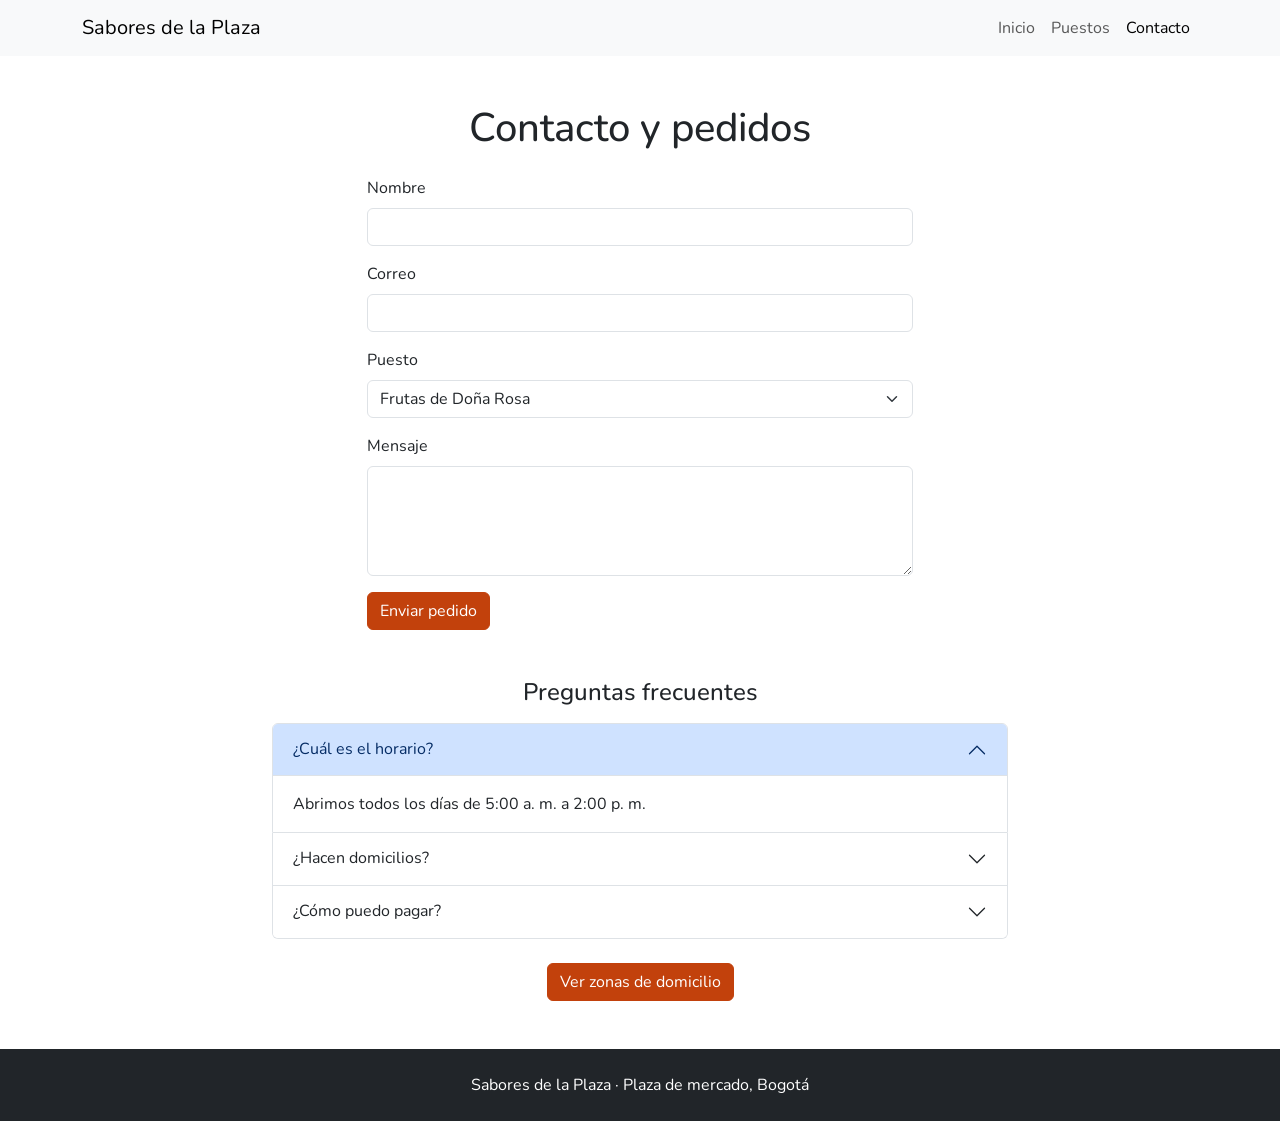
<file: plaza/contacto.html>
<!--
============================================================
Página CONTACTO Y PEDIDOS · Sabores de la Plaza
Ejercicios 01, 02, 06, 07 y 08
============================================================
Escribe tu HTML DEBAJO de este comentario.

Ejercicios 01 y 02 · Igual que en index.html
  - Bootstrap instalado y la MISMA barra de navegación.

Ejercicio 06 · El formulario
  - Campos: nombre (type="text"), teléfono o correo (type="tel" o
    type="email"), un <select> con al menos 3 puestos y un
    <textarea> para el mensaje.
  - Cada campo con su <label for="..."> igual a su id.
  - Clases de Bootstrap: form-control (form-select en el select).
  - Un <button type="submit"> con btn y un color (btn-primary…).
  - Centrado y sin ocupar todo el ancho en pantalla grande:
    la fila con justify-content-center y la columna menor a 12.

Ejercicio 07 · Más componentes de la documentación
  - Preguntas frecuentes (Components → Accordion), al menos 3.
  - Y uno de estos dos: un modal (Components → Modal) o unas
    pestañas (Components → Navs and tabs). Aquí o en otra página.

Ejercicio 08 · La letra
  - El mismo <link> de Google Fonts que en index.html.
============================================================
-->
<!DOCTYPE html>
<html lang="es">
<head>
  <meta charset="UTF-8">
  <meta name="viewport" content="width=device-width, initial-scale=1">
  <title>Contacto y pedidos · Sabores de la Plaza</title>

  <link rel="preconnect" href="https://fonts.googleapis.com">
  <link rel="preconnect" href="https://fonts.gstatic.com" crossorigin>
  <link href="https://fonts.googleapis.com/css2?family=Nunito:wght@400;700&display=swap" rel="stylesheet">

  <link href="https://cdn.jsdelivr.net/npm/bootstrap@5.3.3/dist/css/bootstrap.min.css" rel="stylesheet">
  <link href="styles.css" rel="stylesheet">
</head>
<body>

  <nav class="navbar navbar-expand-lg bg-body-tertiary">
    <div class="container">
      <a class="navbar-brand" href="index.html">Sabores de la Plaza</a>
      <button class="navbar-toggler" type="button" data-bs-toggle="collapse"
              data-bs-target="#menuPrincipal" aria-controls="menuPrincipal"
              aria-expanded="false" aria-label="Mostrar menú">
        <span class="navbar-toggler-icon"></span>
      </button>
      <div class="collapse navbar-collapse" id="menuPrincipal">
        <ul class="navbar-nav ms-auto">
          <li class="nav-item"><a class="nav-link" href="index.html">Inicio</a></li>
          <li class="nav-item"><a class="nav-link" href="puestos.html">Puestos</a></li>
          <li class="nav-item"><a class="nav-link active" href="contacto.html">Contacto</a></li>
        </ul>
      </div>
    </div>
  </nav>

  <main class="container my-5">
    <h1 class="text-center mb-4">Contacto y pedidos</h1>

    <!-- Ejercicio 06: formulario centrado (justify-content-center) y  -->
      
    <div class="row justify-content-center">
      <div class="col-12 col-md-8 col-lg-6">
        <form>
         
          <div class="mb-3">
            <label for="nombre" class="form-label">Nombre</label>
            <input type="text" class="form-control" id="nombre">
          </div>

          <div class="mb-3">
            <label for="correo" class="form-label">Correo</label>
            <input type="email" class="form-control" id="correo">
          </div>

          <div class="mb-3">
            <label for="puesto" class="form-label">Puesto</label>
            <select class="form-select" id="puesto">
              <option>Frutas de Doña Rosa</option>
              <option>Panadería El Horno</option>
              <option>Almuerzos Casa Mía</option>
              <option>Jugos y Café</option>
            </select>
          </div>

          <div class="mb-3">
            <label for="mensaje" class="form-label">Mensaje</label>
            <textarea class="form-control" id="mensaje" rows="4"></textarea>
          </div>

          <button type="submit" class="btn btn-primary">Enviar pedido</button>
        </form>
      </div>
    </div>

    <!-- Ejercicio 07: preguntas frecuentes con Accordion  -->
    <h2 class="h4 text-center mt-5 mb-3">Preguntas frecuentes</h2>
    <div class="row justify-content-center">
      <div class="col-12 col-lg-8">
        <div class="accordion" id="preguntas">

          <div class="accordion-item">
            <h3 class="accordion-header">
              <button class="accordion-button" type="button" data-bs-toggle="collapse"
                      data-bs-target="#pregunta1" aria-expanded="true" aria-controls="pregunta1">
                ¿Cuál es el horario?
              </button>
            </h3>
            <div id="pregunta1" class="accordion-collapse collapse show" data-bs-parent="#preguntas">
              <div class="accordion-body">Abrimos todos los días de 5:00 a. m. a 2:00 p. m.</div>
            </div>
          </div>

          <div class="accordion-item">
            <h3 class="accordion-header">
              <button class="accordion-button collapsed" type="button" data-bs-toggle="collapse"
                      data-bs-target="#pregunta2" aria-expanded="false" aria-controls="pregunta2">
                ¿Hacen domicilios?
              </button>
            </h3>
            <div id="pregunta2" class="accordion-collapse collapse" data-bs-parent="#preguntas">
              <div class="accordion-body">Sí, en los barrios cercanos a la plaza.</div>
            </div>
          </div>

          <div class="accordion-item">
            <h3 class="accordion-header">
              <button class="accordion-button collapsed" type="button" data-bs-toggle="collapse"
                      data-bs-target="#pregunta3" aria-expanded="false" aria-controls="pregunta3">
                ¿Cómo puedo pagar?
              </button>
            </h3>
            <div id="pregunta3" class="accordion-collapse collapse" data-bs-parent="#preguntas">
              <div class="accordion-body">Aceptamos efectivo, transferencia y Nequi.</div>
            </div>
          </div>

        </div>

        <!-- Ejercicio 07: el modal. Este botón lo abre apuntando a su id -->
        <div class="text-center mt-4">
          <button type="button" class="btn btn-primary" data-bs-toggle="modal" data-bs-target="#modalDomicilios">
            Ver zonas de domicilio
          </button>
        </div>
      </div>
    </div>
  </main>

  <!-- El modal (ventana emergente) -->
  <div class="modal fade" id="modalDomicilios" tabindex="-1" aria-labelledby="tituloModal" aria-hidden="true">
    <div class="modal-dialog">
      <div class="modal-content">
        <div class="modal-header">
          <h2 class="modal-title h5" id="tituloModal">Zonas de domicilio</h2>
          <button type="button" class="btn-close" data-bs-dismiss="modal" aria-label="Cerrar"></button>
        </div>
        <div class="modal-body">
          Llegamos a los barrios alrededor de la plaza. Escríbenos y te confirmamos si llegamos a tu zona.
        </div>
        <div class="modal-footer">
          <button type="button" class="btn btn-primary" data-bs-dismiss="modal">Entendido</button>
        </div>
      </div>
    </div>
  </div>

  <footer class="bg-dark text-white text-center py-4">
    <p class="mb-0">Sabores de la Plaza · Plaza de mercado, Bogotá</p>
  </footer>

  <script src="https://cdn.jsdelivr.net/npm/bootstrap@5.3.3/dist/js/bootstrap.bundle.min.js"></script>
</body>
</html>
</file>
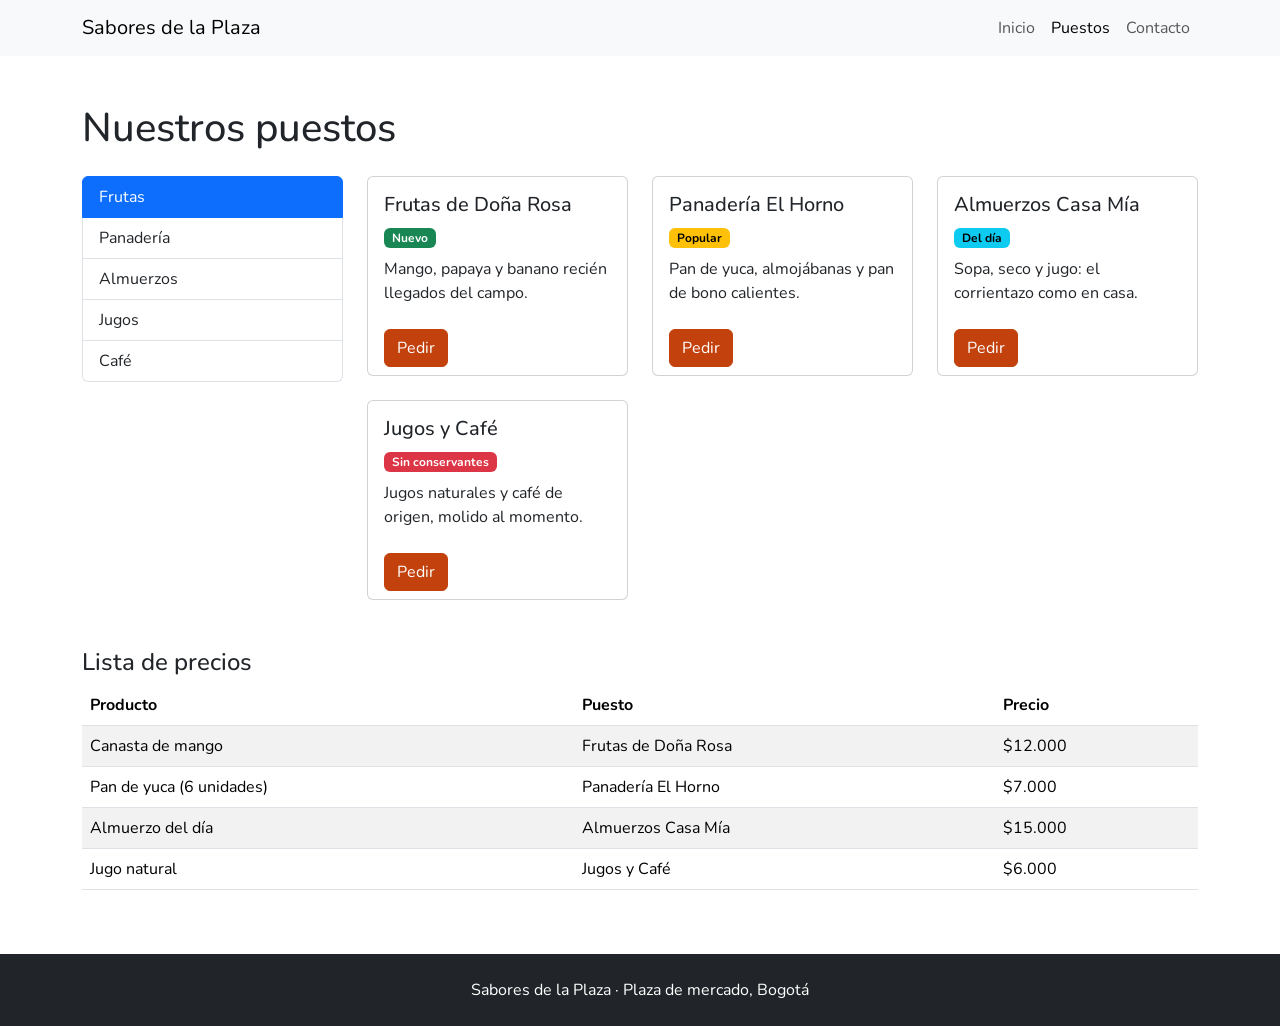
<file: plaza/puestos.html>
<!--
============================================================
Página NUESTROS PUESTOS · Sabores de la Plaza
Ejercicios 01, 02, 04, 05 y 08
============================================================
Escribe tu HTML DEBAJO de este comentario.

Ejercicios 01 y 02 · Igual que en index.html
  - Bootstrap instalado y la MISMA barra de navegación.

Ejercicio 04 · El catálogo
  - Una fila con dos columnas: un lateral angosto y un contenido
    ancho que sumen 12 en pantalla grande.
  - El lateral tiene las 5 categorías: Frutas, Panadería,
    Almuerzos, Jugos y Café (por ejemplo, con un list-group).
  - El contenido tiene al menos 4 tarjetas (card), cada una en su
    propia columna, con card-title, card-text y un botón.
  - Todas las tarjetas de una fila miden lo mismo (h-100).
  - Más tarjetas por fila en el computador; menos en el celular.

Ejercicio 05 · A cazar en la documentación
  - Al menos 3 distintivos de color (Components → Badge) dentro de
    las tarjetas: "Nuevo", "Popular", "Sin conservantes"…
  - Una tabla de precios (Content → Tables) con la clase table,
    un <thead> con al menos 2 columnas y al menos 3 productos.

Ejercicio 08 · La letra
  - El mismo <link> de Google Fonts que en index.html.
============================================================
-->

<!DOCTYPE html>
<html lang="es">
<head>
  <meta charset="UTF-8">
  <meta name="viewport" content="width=device-width, initial-scale=1">
  <title>Nuestros puestos · Sabores de la Plaza</title>

  <link rel="preconnect" href="https://fonts.googleapis.com">
  <link rel="preconnect" href="https://fonts.gstatic.com" crossorigin>
  <link href="https://fonts.googleapis.com/css2?family=Nunito:wght@400;700&display=swap" rel="stylesheet">

  <link href="https://cdn.jsdelivr.net/npm/bootstrap@5.3.3/dist/css/bootstrap.min.css" rel="stylesheet">
  <link href="styles.css" rel="stylesheet">
</head>
<body>

  <!-- La MISMA barra de navegación (solo cambia cuál enlace está "active") -->
  <nav class="navbar navbar-expand-lg bg-body-tertiary">
    <div class="container">
      <a class="navbar-brand" href="index.html">Sabores de la Plaza</a>
      <button class="navbar-toggler" type="button" data-bs-toggle="collapse"
              data-bs-target="#menuPrincipal" aria-controls="menuPrincipal"
              aria-expanded="false" aria-label="Mostrar menú">
        <span class="navbar-toggler-icon"></span>
      </button>
      <div class="collapse navbar-collapse" id="menuPrincipal">
        <ul class="navbar-nav ms-auto">
          <li class="nav-item"><a class="nav-link" href="index.html">Inicio</a></li>
          <li class="nav-item"><a class="nav-link active" href="puestos.html">Puestos</a></li>
          <li class="nav-item"><a class="nav-link" href="contacto.html">Contacto</a></li>
        </ul>
      </div>
    </div>
  </nav>

  <main class="container my-5">
    <h1 class="mb-4">Nuestros puestos</h1>

    <!-- Ejercicio 04: lateral angosto (3) + contenido ancho (9) = 12 en pantalla grande -->
    <div class="row g-4">

      <!-- Lateral con las 5 categorías -->
      <aside class="col-12 col-lg-3">
        <div class="list-group">
          <a href="#" class="list-group-item list-group-item-action active">Frutas</a>
          <a href="#" class="list-group-item list-group-item-action">Panadería</a>
          <a href="#" class="list-group-item list-group-item-action">Almuerzos</a>
          <a href="#" class="list-group-item list-group-item-action">Jugos</a>
          <a href="#" class="list-group-item list-group-item-action">Café</a>
        </div>
      </aside>

      <!-- Contenido: 1 tarjeta por fila en celular, 2 en tablet y 3 en computador -->
      <section class="col-12 col-lg-9">
        <div class="row row-cols-1 row-cols-md-2 row-cols-xl-3 g-4">

          <!-- Cada tarjeta va en su propia columna; h-100 hace que todas midan lo mismo -->
          <div class="col">
            <div class="card h-100">
              <div class="card-body">
                <h2 class="card-title h5">Frutas de Doña Rosa</h2>
                <span class="badge text-bg-success">Nuevo</span>
                <p class="card-text mt-2">Mango, papaya y banano recién llegados del campo.</p>
              </div>
              <div class="card-footer bg-transparent border-0">
                <a href="contacto.html" class="btn btn-primary">Pedir</a>
              </div>
            </div>
          </div>

          <div class="col">
            <div class="card h-100">
              <div class="card-body">
                <h2 class="card-title h5">Panadería El Horno</h2>
                <span class="badge text-bg-warning">Popular</span>
                <p class="card-text mt-2">Pan de yuca, almojábanas y pan de bono calientes.</p>
              </div>
              <div class="card-footer bg-transparent border-0">
                <a href="contacto.html" class="btn btn-primary">Pedir</a>
              </div>
            </div>
          </div>

          <div class="col">
            <div class="card h-100">
              <div class="card-body">
                <h2 class="card-title h5">Almuerzos Casa Mía</h2>
                <span class="badge text-bg-info">Del día</span>
                <p class="card-text mt-2">Sopa, seco y jugo: el corrientazo como en casa.</p>
              </div>
              <div class="card-footer bg-transparent border-0">
                <a href="contacto.html" class="btn btn-primary">Pedir</a>
              </div>
            </div>
          </div>

          <div class="col">
            <div class="card h-100">
              <div class="card-body">
                <h2 class="card-title h5">Jugos y Café</h2>
                <span class="badge text-bg-danger">Sin conservantes</span>
                <p class="card-text mt-2">Jugos naturales y café de origen, molido al momento.</p>
              </div>
              <div class="card-footer bg-transparent border-0">
                <a href="contacto.html" class="btn btn-primary">Pedir</a>
              </div>
            </div>
          </div>

        </div>
      </section>
    </div>

    <!-- Ejercicio 05: tabla de precios (clase table, thead y 3+ productos) -->
    <h2 class="h4 mt-5">Lista de precios</h2>
    <div class="table-responsive">
      <table class="table table-striped">
        <thead>
          <tr>
            <th scope="col">Producto</th>
            <th scope="col">Puesto</th>
            <th scope="col">Precio</th>
          </tr>
        </thead>
        <tbody>
          <tr><td>Canasta de mango</td><td>Frutas de Doña Rosa</td><td>$12.000</td></tr>
          <tr><td>Pan de yuca (6 unidades)</td><td>Panadería El Horno</td><td>$7.000</td></tr>
          <tr><td>Almuerzo del día</td><td>Almuerzos Casa Mía</td><td>$15.000</td></tr>
          <tr><td>Jugo natural</td><td>Jugos y Café</td><td>$6.000</td></tr>
        </tbody>
      </table>
    </div>
  </main>

  <footer class="bg-dark text-white text-center py-4">
    <p class="mb-0">Sabores de la Plaza · Plaza de mercado, Bogotá</p>
  </footer>

  <script src="https://cdn.jsdelivr.net/npm/bootstrap@5.3.3/dist/js/bootstrap.bundle.min.js"></script>
</body>
</html>
</file>
<file: plaza/styles.css>
/*
============================================================
Ejercicio 08 · La identidad visual de Sabores de la Plaza
============================================================
El cliente pidió "nuestros propios colores, no el azul de todos
los sitios" y "una letra que se sienta cálida".
Escribe tu CSS DEBAJO de este comentario.

  - En :root, cambia --bs-primary y --bs-primary-rgb por tu color
    principal (el mismo color: uno en hexadecimal y otro en números).
  - En :root, cambia --bs-body-font-family por la fuente que traes
    de Google Fonts (el mismo nombre que va en el <link>).
  - Una regla para .btn-primary que cambie --bs-btn-bg (y si
    quieres, --bs-btn-border-color y --bs-btn-hover-bg).

Recuerda: este archivo se enlaza DESPUÉS de Bootstrap.
La paleta es tuya: colores cálidos de plaza de mercado.
============================================================
*/

:root {
  --bs-primary: #c2410c;
  --bs-primary-rgb: 194, 65, 12;

  --bs-body-font-family: "Nunito", sans-serif;
}

.btn-primary {
  --bs-btn-bg: #c2410c;
  --bs-btn-border-color: #c2410c;
  --bs-btn-hover-bg: #9a3412;
  --bs-btn-hover-border-color: #9a3412;
  --bs-btn-active-bg: #7c2d12;
  --bs-btn-active-border-color: #7c2d12;
}

.hero {
  background-color: #fef3c7;
}
</file>
